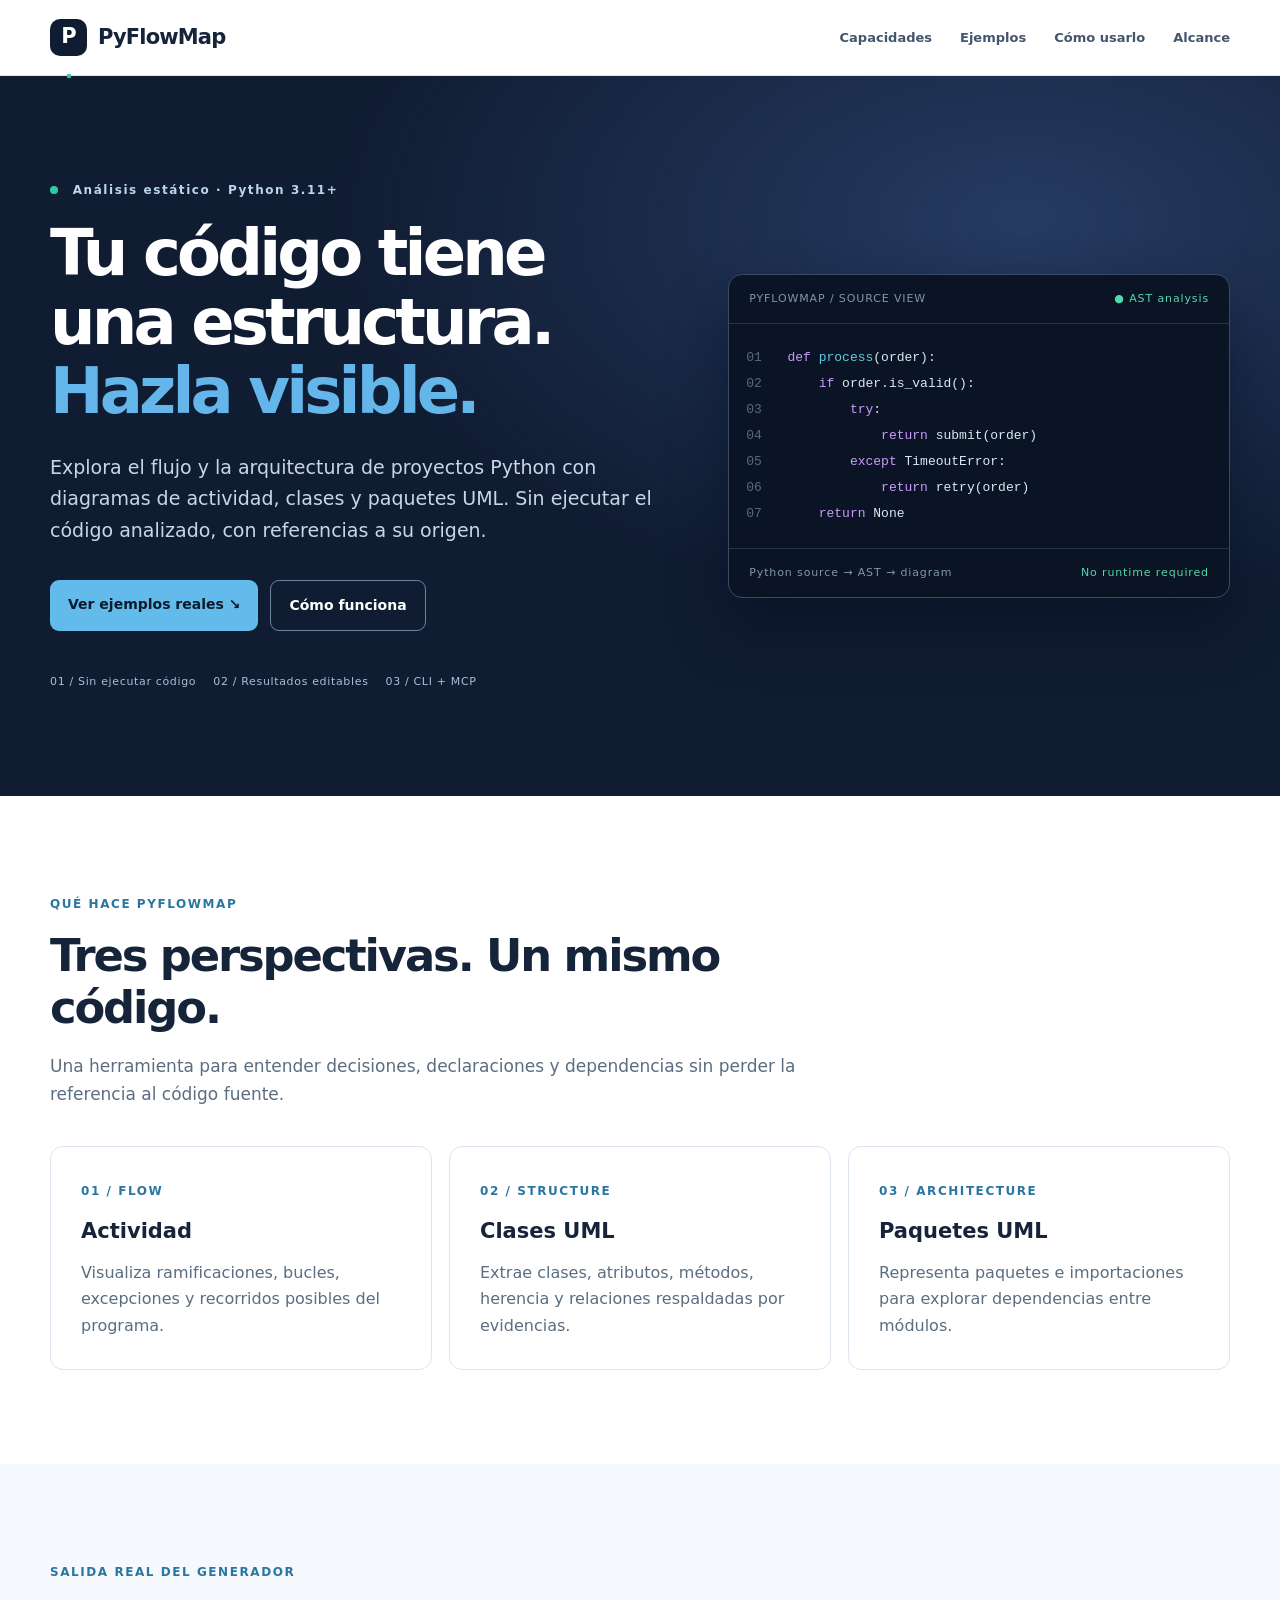
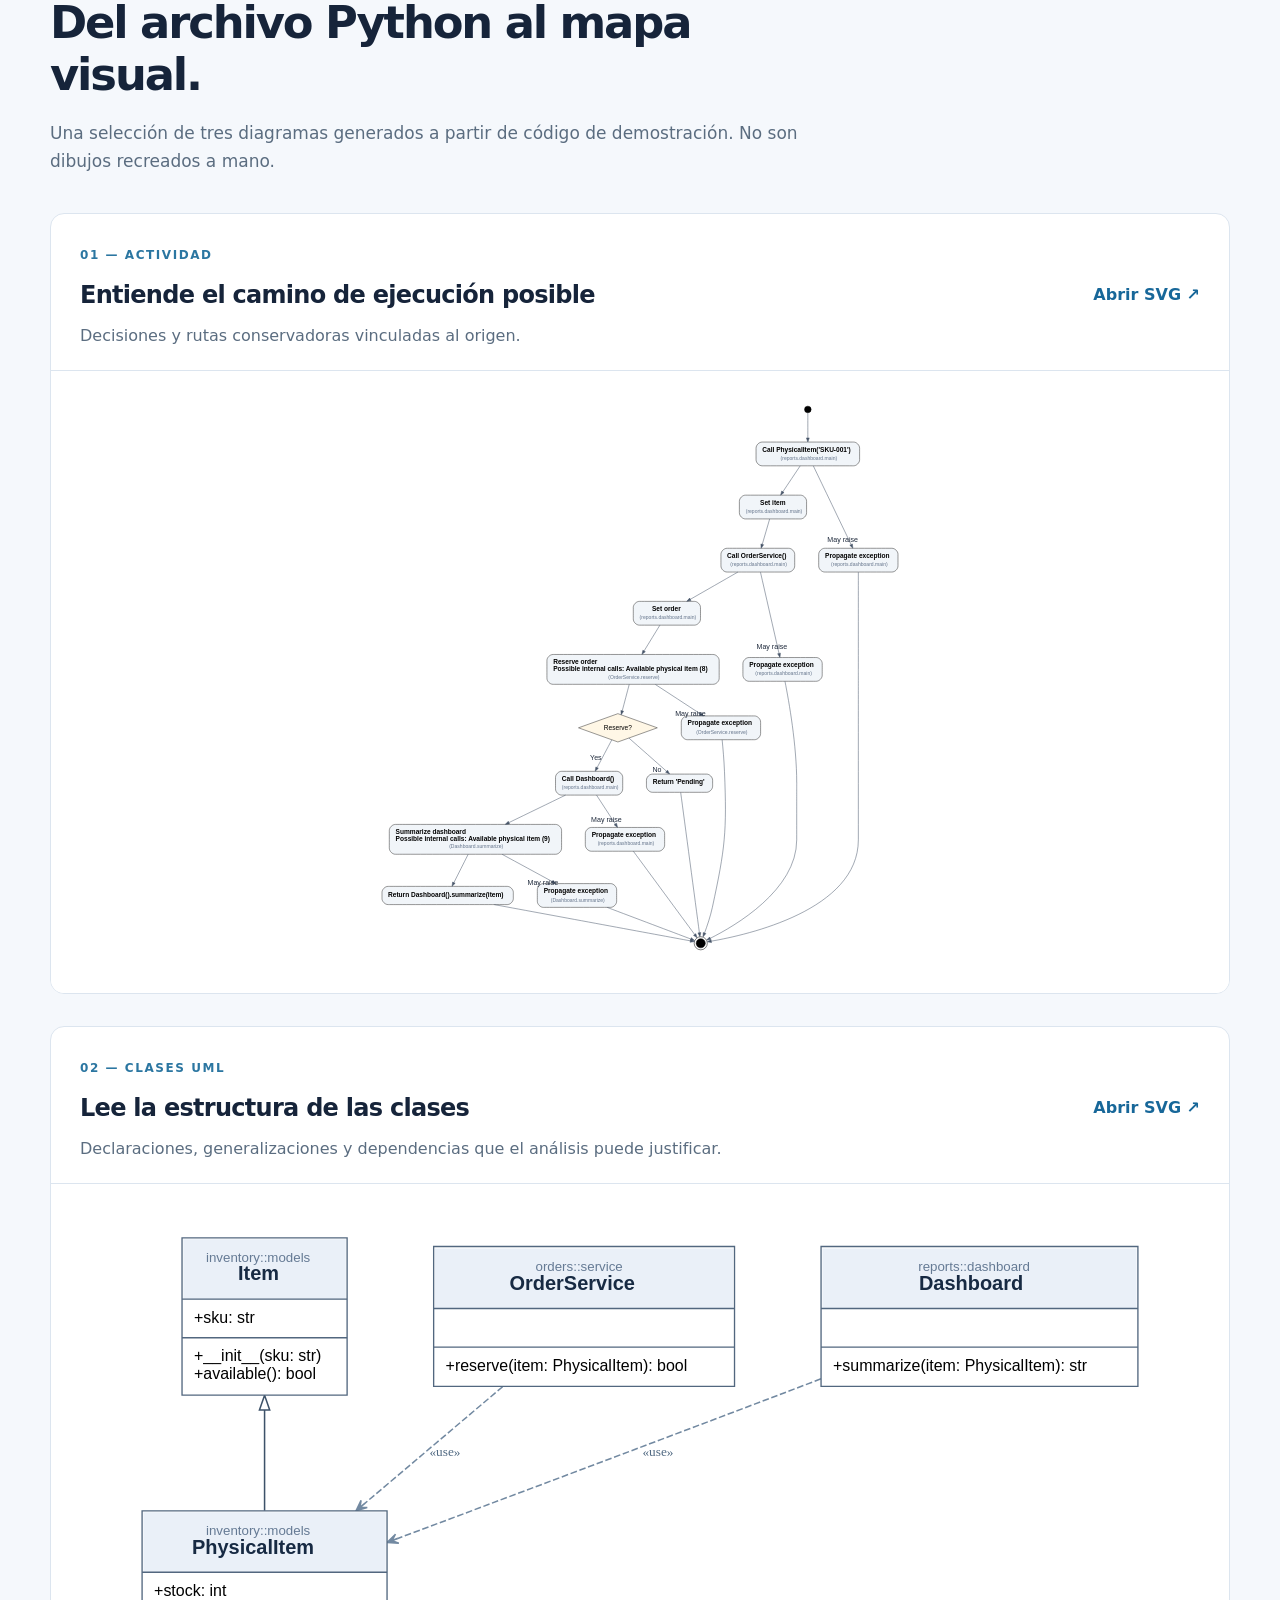
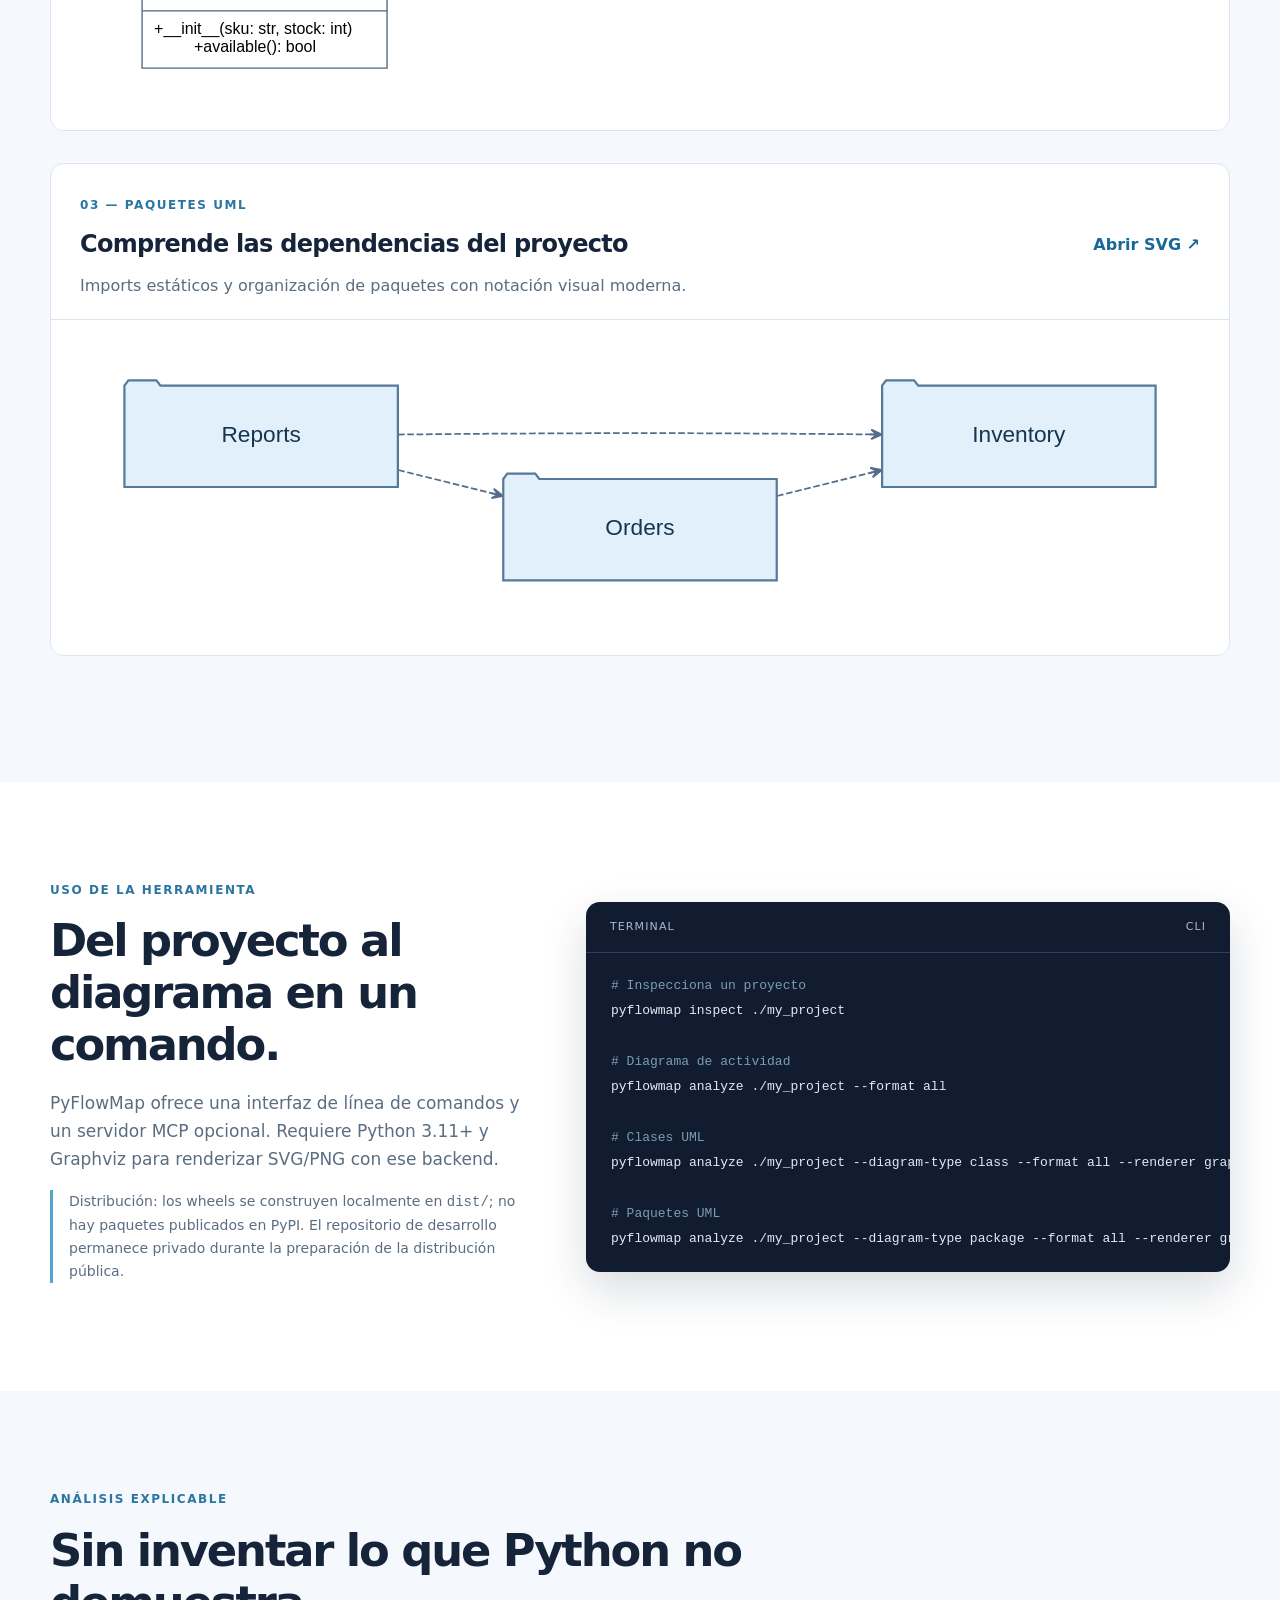
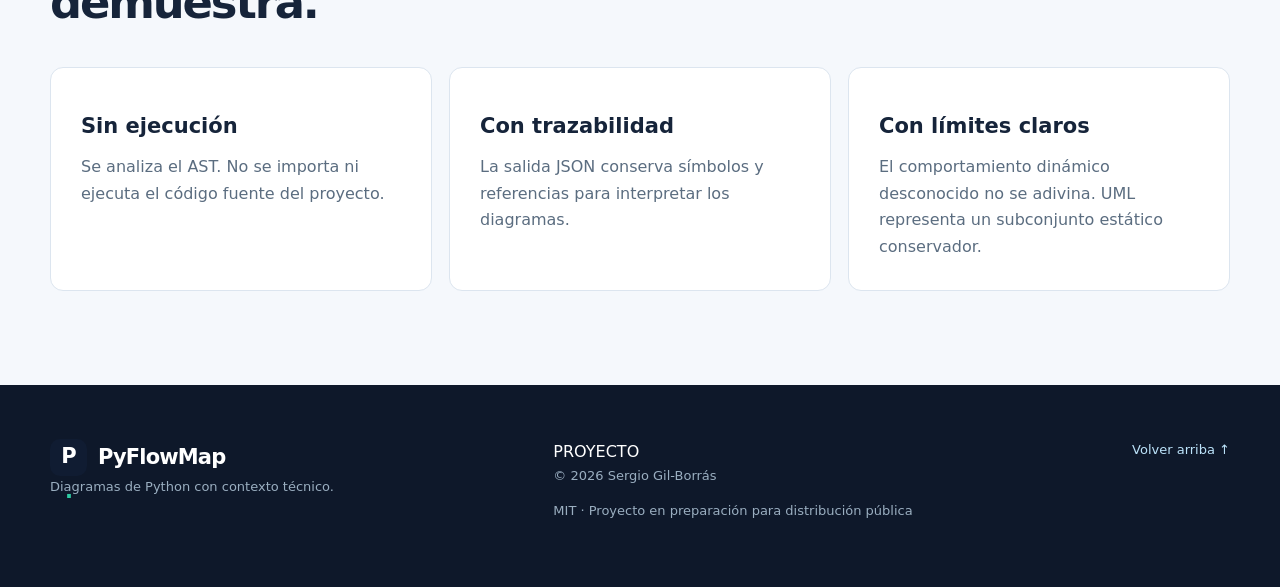
<file: index.html>
<!doctype html>
<html lang="es">
<head>
<meta charset="utf-8"><meta name="viewport" content="width=device-width, initial-scale=1">
<meta name="theme-color" content="#101c32">
<meta name="description" content="PyFlowMap analiza código Python sin ejecutarlo y genera diagramas de actividad, clases UML y paquetes UML, con trazabilidad al código.">
<title>PyFlowMap — Convierte código Python en diagramas explicables</title>
<link rel="stylesheet" href="assets/styles.css">
</head>
<body>
<a class="skip" href="#principal">Saltar al contenido</a>
<header class="header"><div class="wrap nav"><a class="brand" href="#inicio"><span class="monogram">P<span>.</span></span>PyFlowMap</a><nav aria-label="Navegación"><a href="#capacidades">Capacidades</a><a href="#ejemplos">Ejemplos</a><a href="#uso">Cómo usarlo</a><a href="#limites">Alcance</a></nav></div></header>
<main id="principal">
<section class="hero" id="inicio"><div class="wrap hero-grid"><div><div class="eyebrow"><span class="green-dot"></span> Análisis estático · Python 3.11+</div><h1>Tu código tiene una estructura.<br><em>Hazla visible.</em></h1><p class="lead">Explora el flujo y la arquitectura de proyectos Python con diagramas de actividad, clases y paquetes UML. Sin ejecutar el código analizado, con referencias a su origen.</p><div class="actions"><a href="#ejemplos" class="button primary">Ver ejemplos reales <span aria-hidden="true">↘</span></a><a href="#uso" class="button secondary">Cómo funciona</a></div><div class="facts"><span>01 / Sin ejecutar código</span><span>02 / Resultados editables</span><span>03 / CLI + MCP</span></div></div><div class="code-card"><div class="code-top"><span>PYFLOWMAP / SOURCE VIEW</span><span class="live">● AST analysis</span></div><pre><code><span class="dim">01</span>  <span class="kw">def</span> <span class="fn">process</span>(order):
<span class="dim">02</span>      <span class="kw">if</span> order.is_valid():
<span class="dim">03</span>          <span class="kw">try</span>:
<span class="dim">04</span>              <span class="kw">return</span> submit(order)
<span class="dim">05</span>          <span class="kw">except</span> TimeoutError:
<span class="dim">06</span>              <span class="kw">return</span> retry(order)
<span class="dim">07</span>      <span class="kw">return</span> None</code></pre><div class="code-bottom"><span>Python source → AST → diagram</span><span class="pill">No runtime required</span></div></div></div></section>
<section class="section" id="capacidades"><div class="wrap"><div class="section-top"><span class="kicker">QUÉ HACE PYFLOWMAP</span><h2>Tres perspectivas. Un mismo código.</h2><p>Una herramienta para entender decisiones, declaraciones y dependencias sin perder la referencia al código fuente.</p></div><div class="features"><article><span class="feature-num">01 / FLOW</span><h3>Actividad</h3><p>Visualiza ramificaciones, bucles, excepciones y recorridos posibles del programa.</p></article><article><span class="feature-num">02 / STRUCTURE</span><h3>Clases UML</h3><p>Extrae clases, atributos, métodos, herencia y relaciones respaldadas por evidencias.</p></article><article><span class="feature-num">03 / ARCHITECTURE</span><h3>Paquetes UML</h3><p>Representa paquetes e importaciones para explorar dependencias entre módulos.</p></article></div></div></section>
<section class="section showcase" id="ejemplos"><div class="wrap"><div class="section-top"><span class="kicker">SALIDA REAL DEL GENERADOR</span><h2>Del archivo Python al mapa visual.</h2><p>Una selección de tres diagramas generados a partir de código de demostración. No son dibujos recreados a mano.</p></div>
<article class="sample"><div class="sample-heading"><div><span class="feature-num">01 — ACTIVIDAD</span><h3>Entiende el camino de ejecución posible</h3><p>Decisiones y rutas conservadoras vinculadas al origen.</p></div><a href="assets/activity.svg" target="_blank" rel="noopener">Abrir SVG ↗</a></div><a class="sample-image" href="assets/activity.svg" target="_blank" rel="noopener"><img src="assets/activity.svg" loading="lazy" alt="Diagrama real de actividad producido por PyFlowMap"></a></article>
<article class="sample"><div class="sample-heading"><div><span class="feature-num">02 — CLASES UML</span><h3>Lee la estructura de las clases</h3><p>Declaraciones, generalizaciones y dependencias que el análisis puede justificar.</p></div><a href="assets/classes.svg" target="_blank" rel="noopener">Abrir SVG ↗</a></div><a class="sample-image" href="assets/classes.svg" target="_blank" rel="noopener"><img src="assets/classes.svg" loading="lazy" alt="Diagrama real de clases UML producido por PyFlowMap"></a></article>
<article class="sample"><div class="sample-heading"><div><span class="feature-num">03 — PAQUETES UML</span><h3>Comprende las dependencias del proyecto</h3><p>Imports estáticos y organización de paquetes con notación visual moderna.</p></div><a href="assets/packages.svg" target="_blank" rel="noopener">Abrir SVG ↗</a></div><a class="sample-image" href="assets/packages.svg" target="_blank" rel="noopener"><img src="assets/packages.svg" loading="lazy" alt="Diagrama real de paquetes UML producido por PyFlowMap"></a></article>
</div></section>
<section class="section usage" id="uso"><div class="wrap usage-grid"><div><span class="kicker">USO DE LA HERRAMIENTA</span><h2>Del proyecto al diagrama en un comando.</h2><p>PyFlowMap ofrece una interfaz de línea de comandos y un servidor MCP opcional. Requiere Python 3.11+ y Graphviz para renderizar SVG/PNG con ese backend.</p><p class="note">Distribución: los wheels se construyen localmente en <code>dist/</code>; no hay paquetes publicados en PyPI. El repositorio de desarrollo permanece privado durante la preparación de la distribución pública.</p></div><div class="terminal"><div class="terminal-head">TERMINAL <span>CLI</span></div><pre><code><span class="comment"># Inspecciona un proyecto</span>
pyflowmap inspect ./my_project

<span class="comment"># Diagrama de actividad</span>
pyflowmap analyze ./my_project --format all

<span class="comment"># Clases UML</span>
pyflowmap analyze ./my_project --diagram-type class --format all --renderer graphviz

<span class="comment"># Paquetes UML</span>
pyflowmap analyze ./my_project --diagram-type package --format all --renderer graphviz</code></pre></div></div></section>
<section class="section values" id="limites"><div class="wrap"><div class="section-top"><span class="kicker">ANÁLISIS EXPLICABLE</span><h2>Sin inventar lo que Python no demuestra.</h2></div><div class="features"><article><h3>Sin ejecución</h3><p>Se analiza el AST. No se importa ni ejecuta el código fuente del proyecto.</p></article><article><h3>Con trazabilidad</h3><p>La salida JSON conserva símbolos y referencias para interpretar los diagramas.</p></article><article><h3>Con límites claros</h3><p>El comportamiento dinámico desconocido no se adivina. UML representa un subconjunto estático conservador.</p></article></div></div></section>
</main><footer class="footer"><div class="wrap footer-grid"><div><div class="brand"><span class="monogram">P<span>.</span></span>PyFlowMap</div><p>Diagramas de Python con contexto técnico.</p></div><div><span>PROYECTO</span><p>© 2026 Sergio Gil-Borrás</p><p>MIT · Proyecto en preparación para distribución pública</p></div><a href="#inicio">Volver arriba ↑</a></div></footer>
</body></html>
</file>
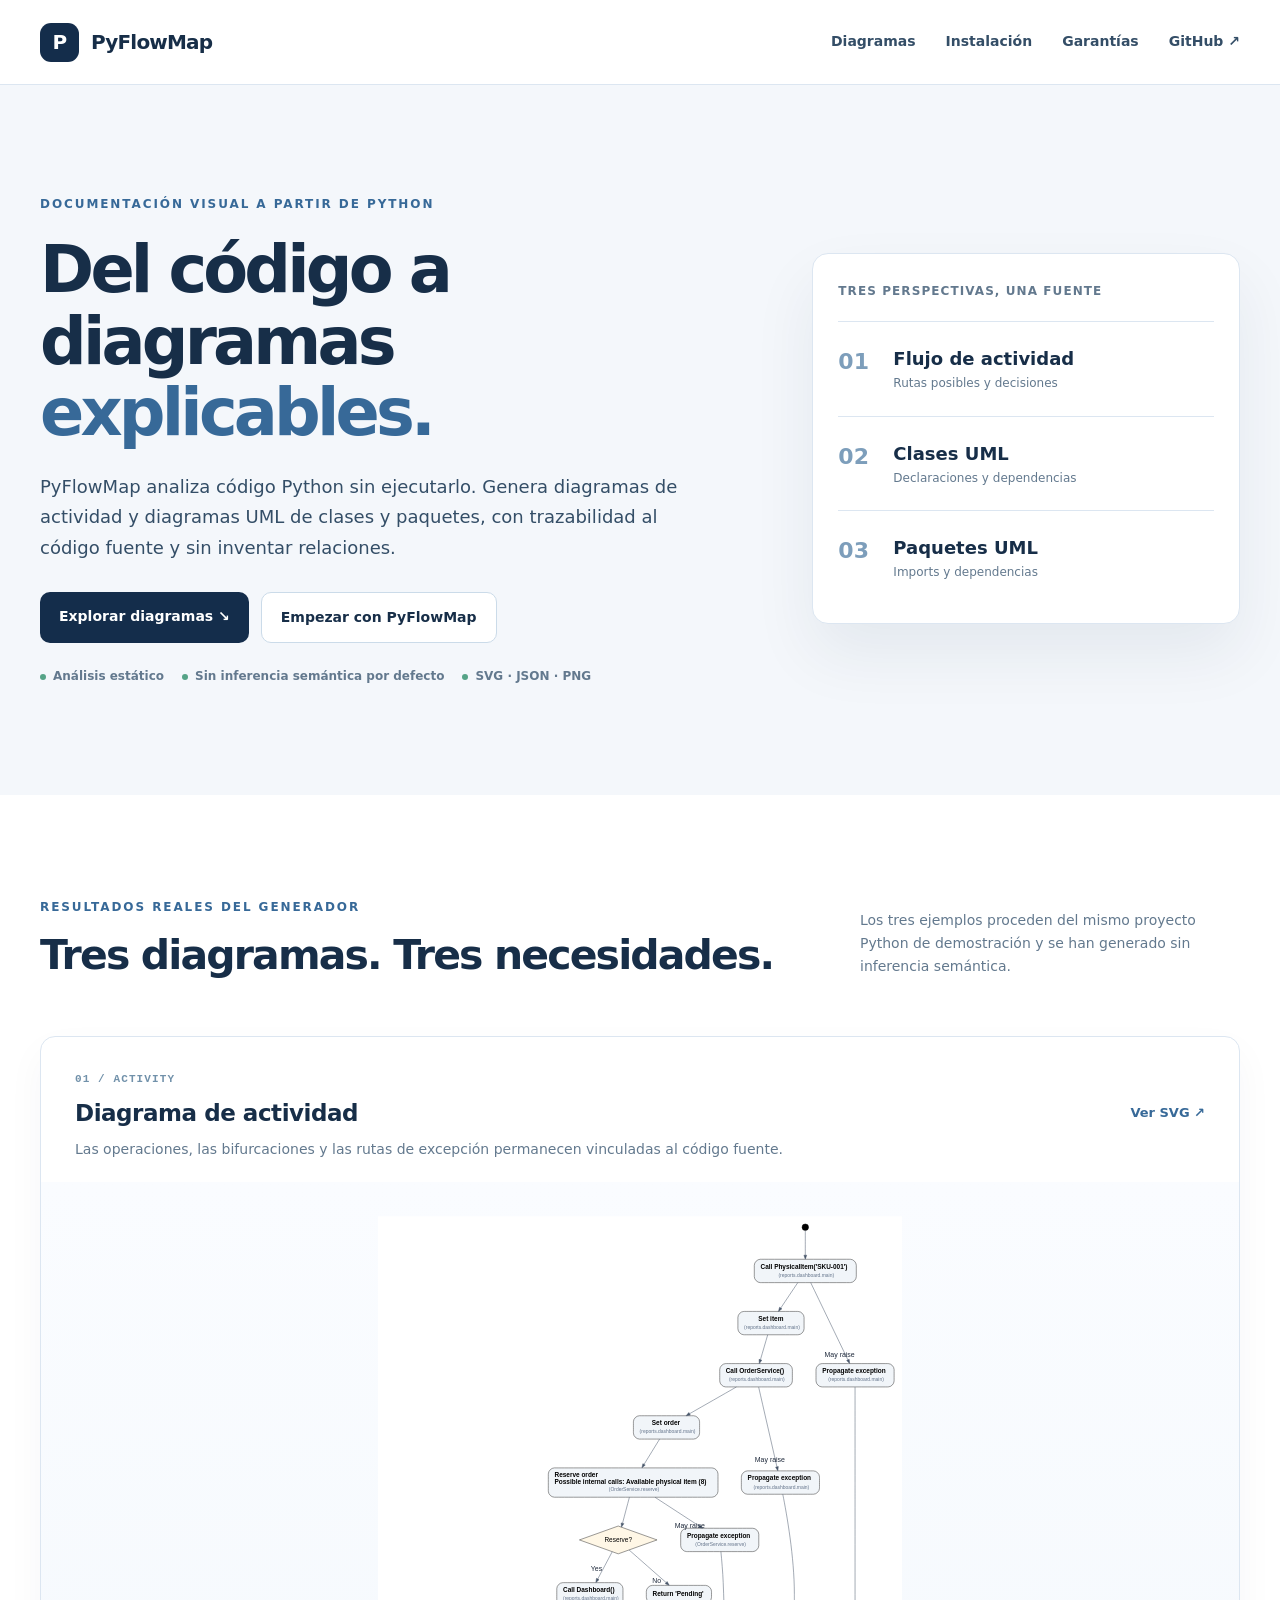
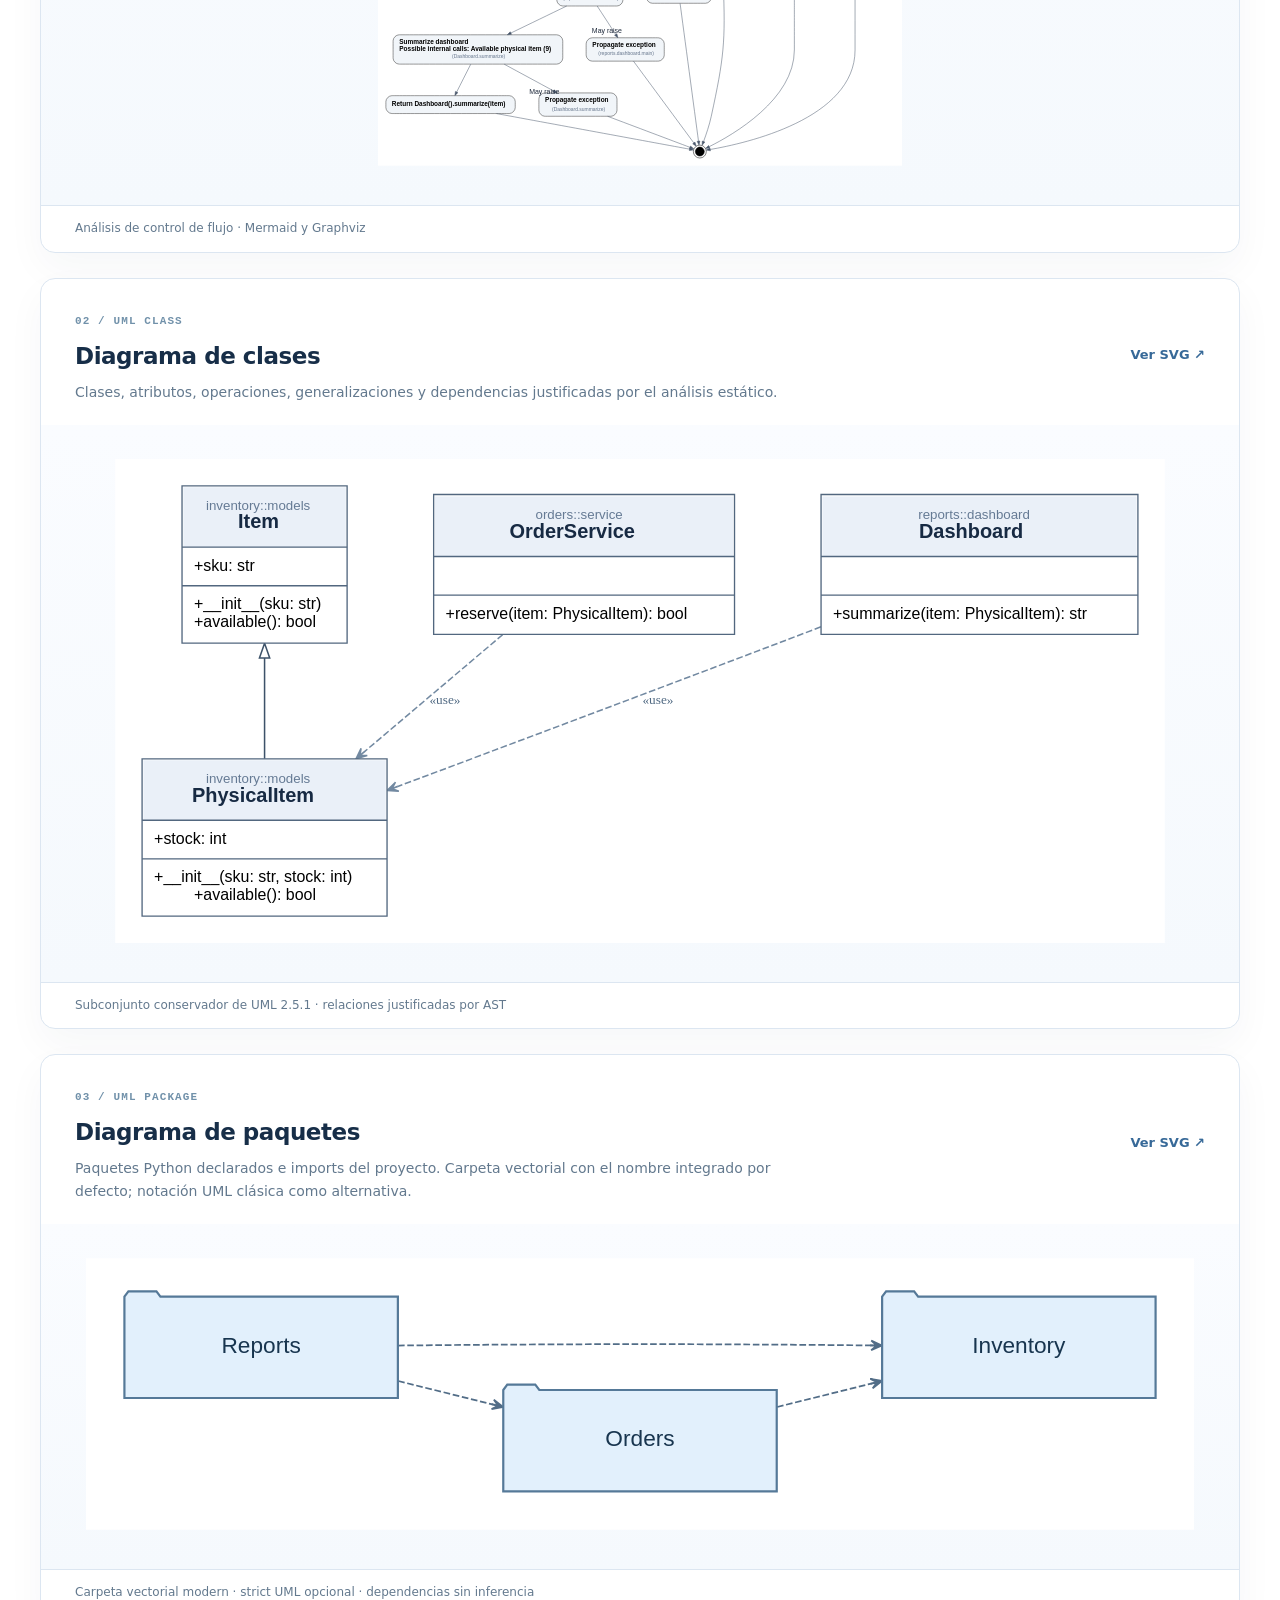
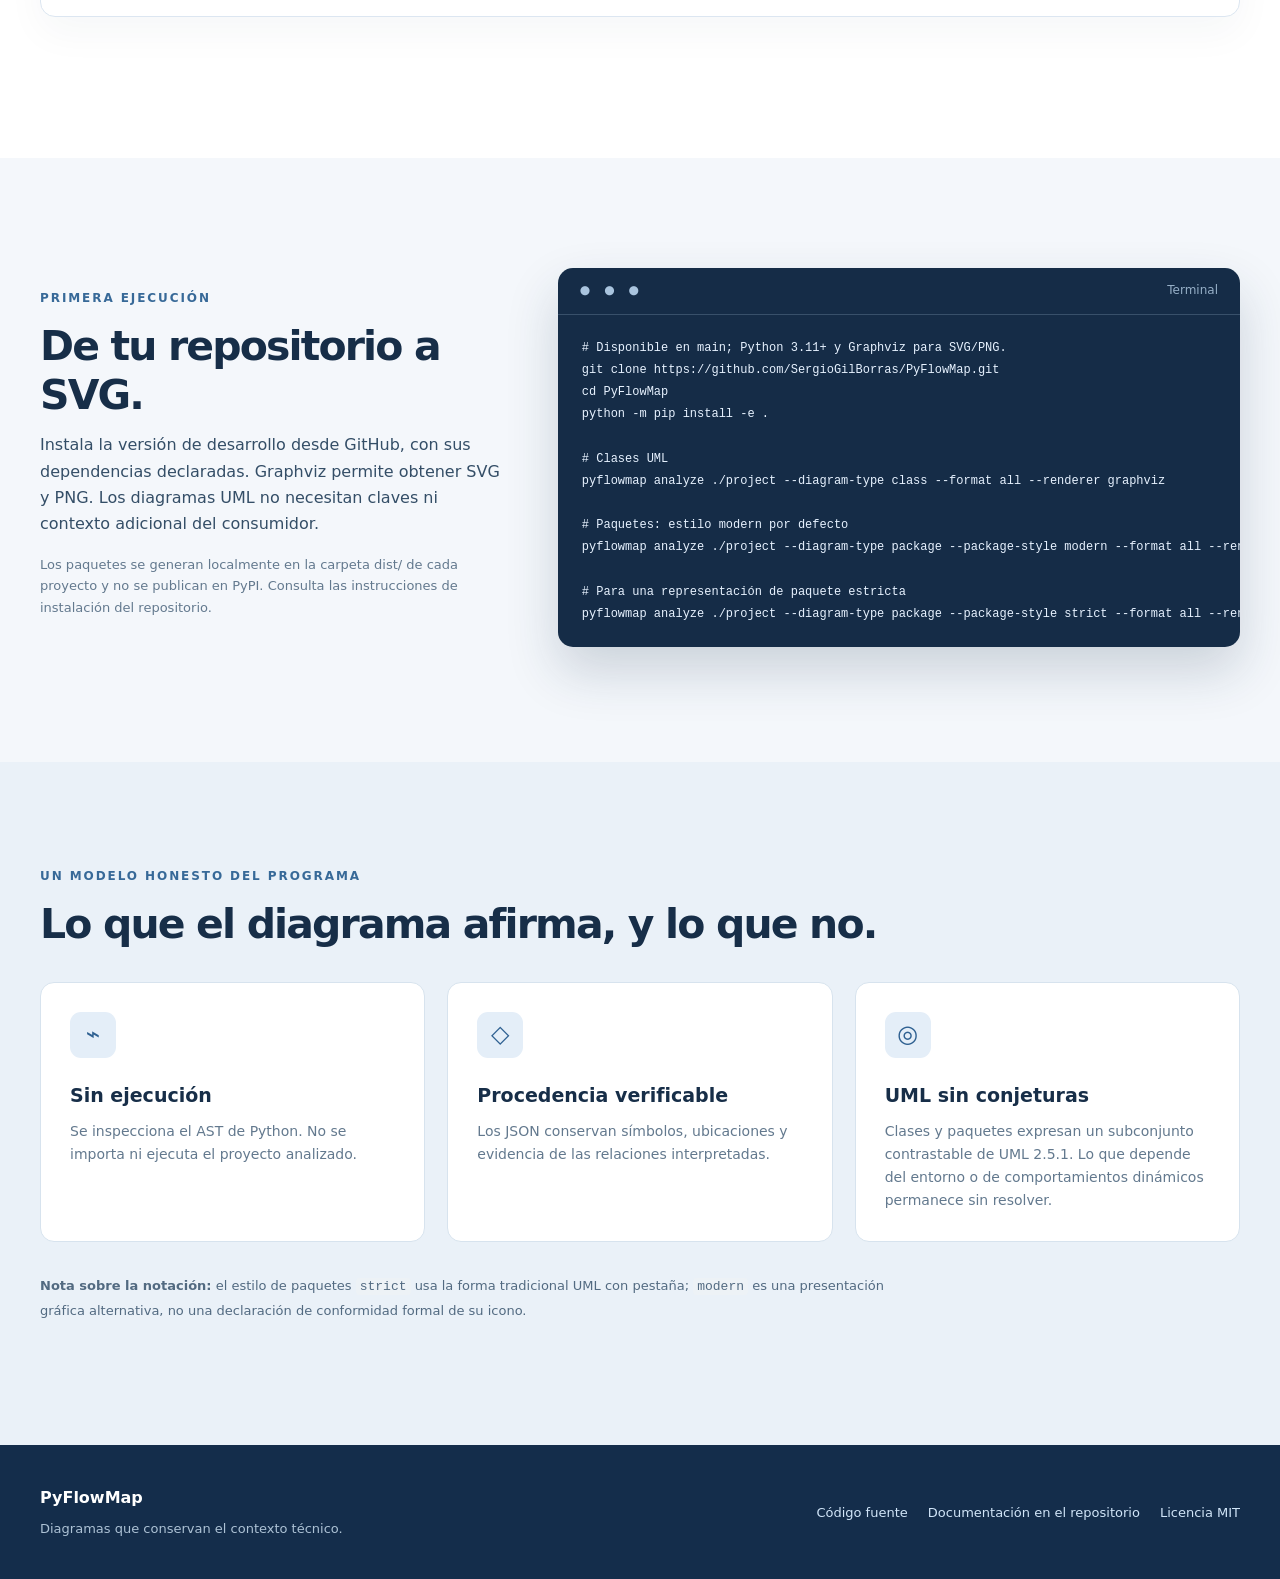
<file: benchmark/gallery-reference/index.html>
<!doctype html>
<html lang="es">
<head>
  <meta charset="utf-8">
  <meta name="viewport" content="width=device-width, initial-scale=1">
  <meta name="description" content="PyFlowMap convierte código fuente Python en diagramas estáticos de actividad, clases UML y paquetes UML, con trazabilidad al código fuente.">
  <meta name="color-scheme" content="light">
  <title>PyFlowMap · Diagramas fiables de código Python</title>
  <link rel="stylesheet" href="assets/site.css">
</head>
<body>
  <a class="skip" href="#contenido">Saltar al contenido</a>
  <header class="site-header">
    <div class="shell nav-inner">
      <a class="brand" href="./" aria-label="PyFlowMap, inicio"><span class="brand-mark" aria-hidden="true">P</span><span>PyFlowMap</span></a>
      <nav aria-label="Navegación principal"><a href="#diagramas">Diagramas</a><a href="#instalacion">Instalación</a><a href="#criterios">Garantías</a><a href="https://github.com/SergioGilBorras/PyFlowMap">GitHub ↗</a></nav>
    </div>
  </header>
  <main id="contenido">
    <section class="hero shell" aria-labelledby="hero-title">
      <div class="hero-content">
        <span class="eyebrow">Documentación visual a partir de Python</span>
        <h1 id="hero-title">Del código a diagramas <em>explicables.</em></h1>
        <p>PyFlowMap analiza código Python sin ejecutarlo. Genera diagramas de actividad y diagramas UML de clases y paquetes, con trazabilidad al código fuente y sin inventar relaciones.</p>
        <div class="hero-actions"><a class="button primary" href="#diagramas">Explorar diagramas <span aria-hidden="true">↘</span></a><a class="button secondary" href="#instalacion">Empezar con PyFlowMap</a></div>
        <div class="hero-tags"><span><i aria-hidden="true"></i>Análisis estático</span><span><i aria-hidden="true"></i>Sin inferencia semántica por defecto</span><span><i aria-hidden="true"></i>SVG · JSON · PNG</span></div>
      </div>
      <div class="hero-overview" aria-label="Tres perspectivas disponibles"><span class="overview-title">Tres perspectivas, una fuente</span><div><b>01</b><span>Flujo de actividad</span><small>Rutas posibles y decisiones</small></div><div><b>02</b><span>Clases UML</span><small>Declaraciones y dependencias</small></div><div><b>03</b><span>Paquetes UML</span><small>Imports y dependencias</small></div></div>
    </section>

    <section class="diagrams" id="diagramas" aria-labelledby="diagrams-title"><div class="shell">
      <div class="section-header"><div><span class="eyebrow">Resultados reales del generador</span><h2 id="diagrams-title">Tres diagramas. Tres necesidades.</h2></div><p>Los tres ejemplos proceden del mismo proyecto Python de demostración y se han generado sin inferencia semántica.</p></div>
      <article class="diagram-card"><div class="diagram-heading"><div><span class="serial">01 / ACTIVITY</span><h3>Diagrama de actividad</h3><p>Las operaciones, las bifurcaciones y las rutas de excepción permanecen vinculadas al código fuente.</p></div><a href="assets/activity.svg" aria-label="Abrir diagrama de actividad en SVG">Ver SVG ↗</a></div><div class="diagram-image"><img src="assets/activity.svg" alt="Diagrama de actividad generado de reports.dashboard:main" loading="lazy"></div><div class="diagram-footnote">Análisis de control de flujo · Mermaid y Graphviz</div></article>
      <article class="diagram-card"><div class="diagram-heading"><div><span class="serial">02 / UML CLASS</span><h3>Diagrama de clases</h3><p>Clases, atributos, operaciones, generalizaciones y dependencias justificadas por el análisis estático.</p></div><a href="assets/classes.svg" aria-label="Abrir diagrama de clases UML en SVG">Ver SVG ↗</a></div><div class="diagram-image"><img src="assets/classes.svg" alt="Diagrama UML de clases Item, PhysicalItem, OrderService y Dashboard" loading="lazy"></div><div class="diagram-footnote">Subconjunto conservador de UML 2.5.1 · relaciones justificadas por AST</div></article>
      <article class="diagram-card"><div class="diagram-heading"><div><span class="serial">03 / UML PACKAGE</span><h3>Diagrama de paquetes</h3><p>Paquetes Python declarados e imports del proyecto. Carpeta vectorial con el nombre integrado por defecto; notación UML clásica como alternativa.</p></div><a href="assets/packages.svg" aria-label="Abrir diagrama de paquetes UML en SVG">Ver SVG ↗</a></div><div class="diagram-image"><img src="assets/packages.svg" alt="Diagrama de dependencias entre los paquetes reports, orders e inventory" loading="lazy"></div><div class="diagram-footnote">Carpeta vectorial modern · strict UML opcional · dependencias sin inferencia</div></article>
    </div></section>

    <section class="quickstart shell" id="instalacion" aria-labelledby="start-title">
      <div><span class="eyebrow">Primera ejecución</span><h2 id="start-title">De tu repositorio a SVG.</h2><p>Instala la versión de desarrollo desde GitHub, con sus dependencias declaradas. Graphviz permite obtener SVG y PNG. Los diagramas UML no necesitan claves ni contexto adicional del consumidor.</p><p class="muted">Los paquetes se generan localmente en la carpeta dist/ de cada proyecto y no se publican en PyPI. Consulta las instrucciones de instalación del repositorio.</p></div>
      <div class="terminal"><div class="terminal-bar"><span aria-hidden="true">● ● ●</span><span>Terminal</span></div><pre><code># Disponible en main; Python 3.11+ y Graphviz para SVG/PNG.
git clone https://github.com/SergioGilBorras/PyFlowMap.git
cd PyFlowMap
python -m pip install -e .

# Clases UML
pyflowmap analyze ./project --diagram-type class --format all --renderer graphviz

# Paquetes: estilo modern por defecto
pyflowmap analyze ./project --diagram-type package --package-style modern --format all --renderer graphviz

# Para una representación de paquete estricta
pyflowmap analyze ./project --diagram-type package --package-style strict --format all --renderer graphviz</code></pre></div>
    </section>

    <section class="principles" id="criterios" aria-labelledby="criteria-title"><div class="shell"><span class="eyebrow">Un modelo honesto del programa</span><h2 id="criteria-title">Lo que el diagrama afirma, y lo que no.</h2><div class="principles-grid"><div><span class="principle-icon">⌁</span><h3>Sin ejecución</h3><p>Se inspecciona el AST de Python. No se importa ni ejecuta el proyecto analizado.</p></div><div><span class="principle-icon">◇</span><h3>Procedencia verificable</h3><p>Los JSON conservan símbolos, ubicaciones y evidencia de las relaciones interpretadas.</p></div><div><span class="principle-icon">◎</span><h3>UML sin conjeturas</h3><p>Clases y paquetes expresan un subconjunto contrastable de UML 2.5.1. Lo que depende del entorno o de comportamientos dinámicos permanece sin resolver.</p></div></div><p class="fine-print"><strong>Nota sobre la notación:</strong> el estilo de paquetes <code>strict</code> usa la forma tradicional UML con pestaña; <code>modern</code> es una presentación gráfica alternativa, no una declaración de conformidad formal de su icono.</p></div></section>
  </main>
  <footer><div class="shell footer-inner"><div><strong>PyFlowMap</strong><p>Diagramas que conservan el contexto técnico.</p></div><div><a href="https://github.com/SergioGilBorras/PyFlowMap">Código fuente</a><a href="https://github.com/SergioGilBorras/PyFlowMap">Documentación en el repositorio</a><a href="https://opensource.org/license/mit/">Licencia MIT</a></div></div></footer>
</body>
</html>
</file>
<file: assets/styles.css>
:root{--ink:#16243a;--navy:#101c32;--blue:#2a83b9;--muted:#5b6d80;--line:#dce5ef;--bg:#f5f8fc;--teal:#2ecba3}*{box-sizing:border-box}html{scroll-behavior:smooth}body{margin:0;background:#fff;color:var(--ink);font:16px/1.65 system-ui,-apple-system,"Segoe UI",sans-serif}a{color:inherit}.wrap{width:min(1180px,calc(100% - 48px));margin:auto}.skip{position:absolute;left:-999px}.skip:focus{left:15px;top:10px;z-index:8;background:white;padding:10px}.header{background:#fff;border-bottom:1px solid var(--line);position:sticky;top:0;z-index:5}.nav{min-height:75px;display:flex;align-items:center;justify-content:space-between;gap:20px}.brand{display:flex;align-items:center;gap:11px;text-decoration:none;font-size:21px;font-weight:800;letter-spacing:-.04em}.monogram{height:37px;width:37px;background:var(--navy);color:white;border-radius:10px;display:grid;place-items:center;font-size:21px}.monogram span{color:var(--teal)}nav{display:flex;gap:28px;flex-wrap:wrap}nav a{font-size:13px;text-decoration:none;font-weight:650;color:#43566d}nav a:hover{color:var(--blue)}.hero{background:radial-gradient(ellipse at 80% 20%,#263b63 0,transparent 48%),var(--navy);color:#fff}.hero-grid{padding:105px 0;display:grid;grid-template-columns:1.1fr .9fr;gap:65px;align-items:center}.eyebrow,.kicker{font-size:12px;font-weight:800;letter-spacing:.13em}.eyebrow{color:#bbd6eb}.green-dot{display:inline-block;width:8px;height:8px;border-radius:50%;background:var(--teal);margin-right:9px}h1,h2,h3,p{margin-top:0}h1{font-size:clamp(43px,5vw,75px);line-height:1.08;letter-spacing:-.06em;margin:18px 0 26px}h1 em{font-style:normal;color:#64b6ea}.lead{max-width:630px;font-size:19px;color:#c9d6e5}.actions{display:flex;flex-wrap:wrap;gap:12px;margin-top:34px}.button{display:inline-block;text-decoration:none;font-weight:750;font-size:14px;padding:13px 18px;border-radius:9px}.primary{background:#63bbeb;color:#0c1a2b}.secondary{border:1px solid #71819c;color:#fff}.facts{display:flex;gap:17px;flex-wrap:wrap;color:#a9bfd3;font-size:11px;letter-spacing:.06em;margin-top:42px}.code-card{background:#0b1425;border:1px solid #3b4a62;border-radius:14px;box-shadow:0 30px 60px #050c1f77;overflow:hidden}.code-top,.code-bottom{display:flex;justify-content:space-between;gap:9px;padding:15px 20px;border-bottom:1px solid #26354a;color:#8196ac;letter-spacing:.08em;font-size:11px}.code-bottom{border-top:1px solid #26354a;border-bottom:0}.live{color:#53d8ad}.code-card pre{padding:21px 17px;overflow:auto;margin:0;color:#d9e9f3;line-height:2;font-size:13px}.dim{color:#546b82;margin-right:10px}.kw{color:#ca9afa}.fn{color:#62cbdb}.pill{color:#53d8ad}.section{padding:94px 0}.section-top{max-width:770px;margin-bottom:38px}.kicker,.feature-num{color:#2b76a1;font-size:12px;font-weight:800;letter-spacing:.13em}h2{font-size:clamp(30px,3.5vw,47px);letter-spacing:-.047em;line-height:1.16;margin:13px 0 18px}.section-top>p,.usage p{color:var(--muted);font-size:17px}.features{display:grid;grid-template-columns:repeat(3,1fr);gap:17px}.features article{border:1px solid var(--line);border-radius:13px;padding:30px;background:#fff}.features h3{font-size:21px;margin:11px 0}.features p{color:var(--muted);margin-bottom:0}.showcase{background:var(--bg)}.sample{border-radius:14px;background:white;border:1px solid var(--line);margin:20px 0 32px;overflow:hidden}.sample-heading{display:flex;justify-content:space-between;align-items:center;gap:18px;padding:27px 29px 20px}.sample-heading h3{font-size:24px;letter-spacing:-.03em;margin:8px 0}.sample-heading p{margin-bottom:0;color:var(--muted)}.sample-heading>a{white-space:nowrap;text-decoration:none;color:#176799;font-weight:750}.sample-image{display:block;background:#fff;border-top:1px solid var(--line);padding:27px;text-align:center}.sample-image img{max-width:100%;max-height:560px;height:auto;width:auto}.usage-grid{display:grid;grid-template-columns:.85fr 1.15fr;gap:60px;align-items:center}.note{border-left:3px solid #55a5cb;padding-left:16px;font-size:14px!important}.terminal{background:#111c30;color:#dfebf4;border-radius:14px;overflow:hidden;box-shadow:0 18px 45px #1629432a}.terminal-head{padding:16px 24px;border-bottom:1px solid #30405a;font-size:11px;letter-spacing:.1em;color:#a8bad0;display:flex;justify-content:space-between}.terminal pre{overflow:auto;font-size:13px;line-height:1.95;padding:20px 25px;margin:0}.comment{color:#7a9eaf}.values{background:#f5f8fc}.footer{background:#0e182a;color:white;padding:54px 0}.footer-grid{display:flex;justify-content:space-between;gap:25px;flex-wrap:wrap}.footer p{color:#9aaec0;font-size:13px}.footer a{color:#bce3fa;text-decoration:none;font-size:13px}@media(max-width:830px){.hero-grid,.usage-grid{grid-template-columns:1fr;gap:30px}.hero-grid{padding:70px 0}.features{grid-template-columns:1fr}nav{gap:14px}.section{padding:65px 0}}@media(max-width:540px){.wrap{width:calc(100% - 32px)}.nav{align-items:flex-start;padding:16px 0;flex-direction:column}nav{font-size:12px}.sample-heading{flex-direction:column;align-items:flex-start}.sample-image{padding:12px}.code-card pre,.terminal pre{font-size:11px}}
</file>
<file: benchmark/gallery-reference/assets/site.css>
:root{color-scheme:light;--ink:#172e48;--ink-2:#344e67;--muted:#63798e;--navy:#142d4b;--blue:#376998;--sky:#d9e8f7;--line:#dce6f1;--surface:#fff;--canvas:#f4f7fb}
*{box-sizing:border-box}html{scroll-behavior:smooth}body{margin:0;background:var(--canvas);color:var(--ink);font:16px/1.65 system-ui,-apple-system,"Segoe UI",Arial,sans-serif;-webkit-font-smoothing:antialiased}a{color:inherit}.shell{width:min(1200px,calc(100% - 52px));margin:auto}.skip{position:absolute;left:-9999px}.skip:focus{left:12px;top:10px;padding:8px;background:white;z-index:9}.site-header{background:#fff;border-bottom:1px solid var(--line)}.nav-inner{height:84px;display:flex;align-items:center;justify-content:space-between;gap:24px}.brand{text-decoration:none;font-size:20px;font-weight:800;letter-spacing:-.04em;display:flex;align-items:center;gap:12px}.brand-mark{display:grid;place-items:center;width:39px;height:39px;background:var(--navy);color:white;border-radius:11px;font-weight:800}.site-header nav{display:flex;align-items:center;gap:30px}.site-header nav a{text-decoration:none;font-size:14px;font-weight:650;color:var(--ink-2)}.site-header nav a:hover,.diagram-heading a:hover{color:#075d9d}.hero{display:grid;grid-template-columns:minmax(0,1.4fr) minmax(280px,.85fr);gap:68px;padding-top:105px;padding-bottom:108px;align-items:center}.eyebrow{font-size:12px;font-weight:800;letter-spacing:.16em;text-transform:uppercase;color:var(--blue)}h1,h2,h3,p{margin-top:0}.hero h1{font-size:clamp(44px,5.1vw,73px);line-height:1.09;letter-spacing:-.058em;max-width:770px;margin:18px 0 24px}.hero h1 em{font-style:normal;color:var(--blue)}.hero-content>p{max-width:650px;color:var(--ink-2);font-size:18px;line-height:1.7}.hero-actions{display:flex;gap:12px;flex-wrap:wrap;margin:28px 0 24px}.button{border-radius:10px;padding:13px 19px;text-decoration:none;font-weight:720;font-size:14px}.button.primary{background:var(--navy);color:#fff}.button.secondary{background:#fff;border:1px solid #cbdbe9}.hero-tags{display:flex;gap:18px;flex-wrap:wrap;color:var(--muted);font-size:12px;font-weight:650}.hero-tags span{display:flex;align-items:center;gap:7px}.hero-tags i{width:6px;height:6px;border-radius:50%;background:#55a387}.hero-overview{border-radius:16px;background:#fff;border:1px solid var(--line);box-shadow:0 30px 65px #0f304412;padding:18px 25px}.overview-title{display:block;color:var(--muted);font-size:12px;text-transform:uppercase;font-weight:800;letter-spacing:.09em;padding:10px 0 20px}.hero-overview>div{display:grid;grid-template-columns:43px 1fr;gap:0 12px;padding:22px 0;border-top:1px solid var(--line)}.hero-overview b{font-size:22px;grid-row:span 2;color:#7d9ebb}.hero-overview span:not(.overview-title){font-size:18px;font-weight:760}.hero-overview small{font-size:12px;color:var(--muted)}.diagrams{background:#fff;padding:98px 0 116px}.section-header{display:flex;justify-content:space-between;align-items:end;gap:40px;margin-bottom:44px}.section-header h2,.quickstart h2,.principles h2{font-size:clamp(30px,3.2vw,45px);letter-spacing:-.045em;line-height:1.2;margin:12px 0}.section-header p{max-width:380px;color:var(--muted);font-size:14px}.diagram-card{border:1px solid var(--line);border-radius:15px;margin:25px 0;background:#fff;overflow:hidden;box-shadow:0 16px 39px #1737550a}.diagram-heading{display:flex;justify-content:space-between;align-items:center;padding:27px 34px 21px;gap:16px}.diagram-heading h3{font-size:23px;letter-spacing:-.02em;margin:5px 0}.diagram-heading p{font-size:14px;color:var(--muted);margin:0;max-width:750px}.serial{font:800 11px/1.5 ui-monospace,SFMono-Regular,Consolas,monospace;color:#7191aa;letter-spacing:.1em}.diagram-heading a{font-size:13px;text-decoration:none;font-weight:760;color:var(--blue);white-space:nowrap}.diagram-image{padding:34px 27px 39px;background:linear-gradient(#fafcff,#f5f9fd);display:flex;justify-content:center;align-items:center;min-height:290px;max-height:640px;overflow:auto}.diagram-image img{display:block;max-width:100%;max-height:550px;height:auto;width:auto}.diagram-footnote{padding:13px 34px;border-top:1px solid var(--line);font-size:12px;color:var(--muted)}.quickstart{display:grid;grid-template-columns:.85fr 1.25fr;gap:54px;padding-top:110px;padding-bottom:115px;align-items:center}.quickstart p{color:var(--ink-2)}.muted{color:var(--muted)!important;font-size:13px}.terminal{border-radius:15px;background:#152c47;color:#e7f2ff;box-shadow:0 24px 52px #19355130;overflow:hidden}.terminal-bar{display:flex;justify-content:space-between;align-items:center;padding:13px 22px;border-bottom:1px solid #38506a;font-size:12px;color:#96afc7}.terminal-bar span:first-child{color:#a9c4de;letter-spacing:5px}.terminal pre{overflow:auto;padding:22px 24px;font:12px/1.85 ui-monospace,SFMono-Regular,Consolas,monospace;margin:0}.principles{padding:100px 0 110px;background:#eaf1f8}.principles-grid{display:grid;grid-template-columns:repeat(3,minmax(0,1fr));gap:22px;margin:32px 0}.principles-grid>div{padding:29px;border-radius:14px;background:#fff;border:1px solid #d7e3ee}.principle-icon{display:grid;place-items:center;width:46px;height:46px;border-radius:11px;background:#e4eef8;color:#2e6091;font-size:24px;margin-bottom:22px}.principles-grid h3{font-size:19px;margin:0 0 9px}.principles-grid p{color:var(--muted);font-size:14px;margin:0}.fine-print{max-width:880px;font-size:13px;color:#526a81;line-height:1.8}footer{background:var(--navy);color:#fff;padding:40px 0}.footer-inner{display:flex;justify-content:space-between;gap:32px;align-items:center}.footer-inner p{font-size:13px;color:#adc2d5;margin:7px 0 0}.footer-inner>div:last-child{display:flex;gap:20px;flex-wrap:wrap}.footer-inner a{color:#d1e5f8;font-size:13px;text-decoration:none}footer a:hover{text-decoration:underline}code{background:#edf2f6;padding:1px 4px;border-radius:4px}.terminal code{background:none;padding:0}
@media(max-width:1000px){.hero,.quickstart{grid-template-columns:1fr;gap:38px}.hero-overview{max-width:620px}.section-header{align-items:start;flex-direction:column;gap:5px}.principles-grid{grid-template-columns:1fr 1fr}}@media(max-width:650px){.shell{width:min(100% - 32px,1200px)}.nav-inner{height:auto;min-height:78px;flex-wrap:wrap;padding:17px 0}.site-header nav{gap:13px;flex-wrap:wrap}.site-header nav a{font-size:12px}.hero{padding:61px 0}.hero h1{font-size:44px}.hero-content>p{font-size:16px}.diagrams{padding:59px 0}.diagram-heading{padding:20px;align-items:flex-start}.diagram-image{min-height:180px;padding:25px 8px}.diagram-footnote{padding:12px 20px}.quickstart{padding:66px 0}.terminal pre{padding:17px;font-size:11px}.principles{padding:65px 0}.principles-grid{grid-template-columns:1fr}.footer-inner{flex-direction:column;align-items:start}}
</file>
